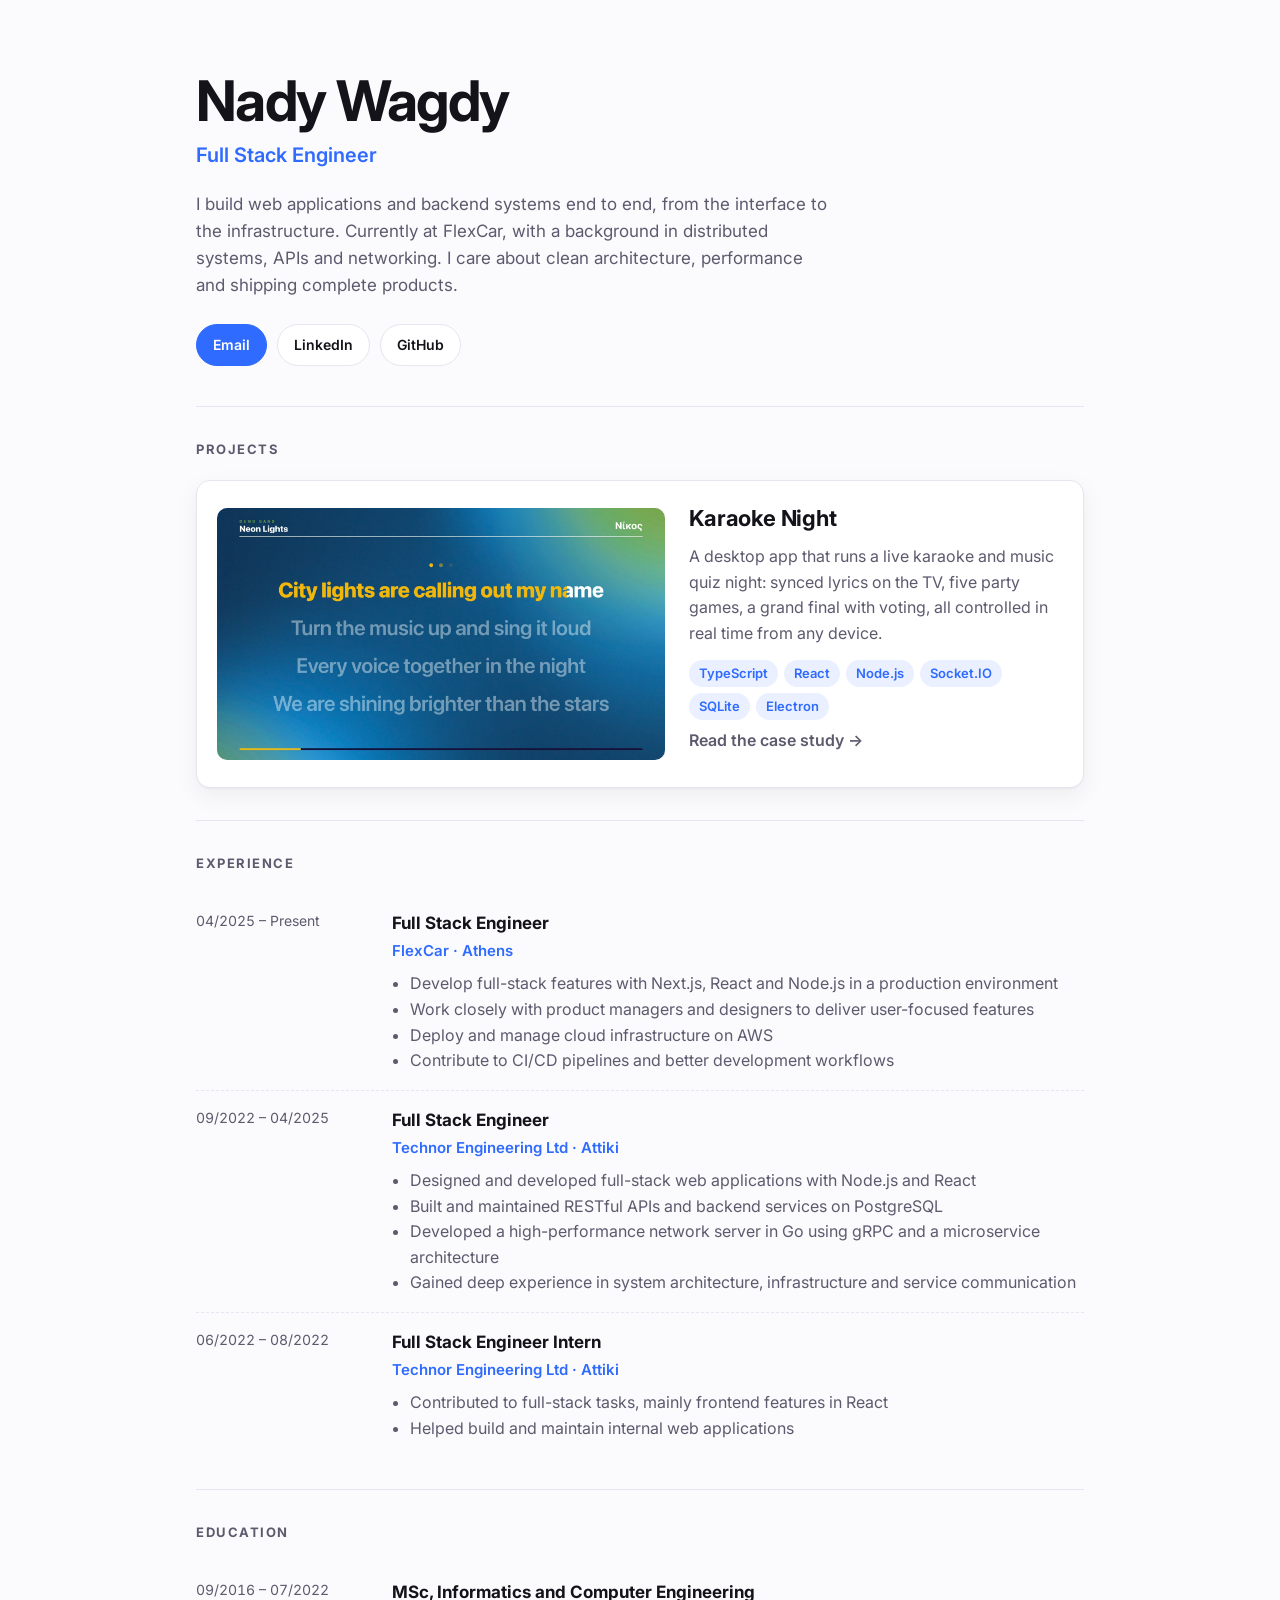
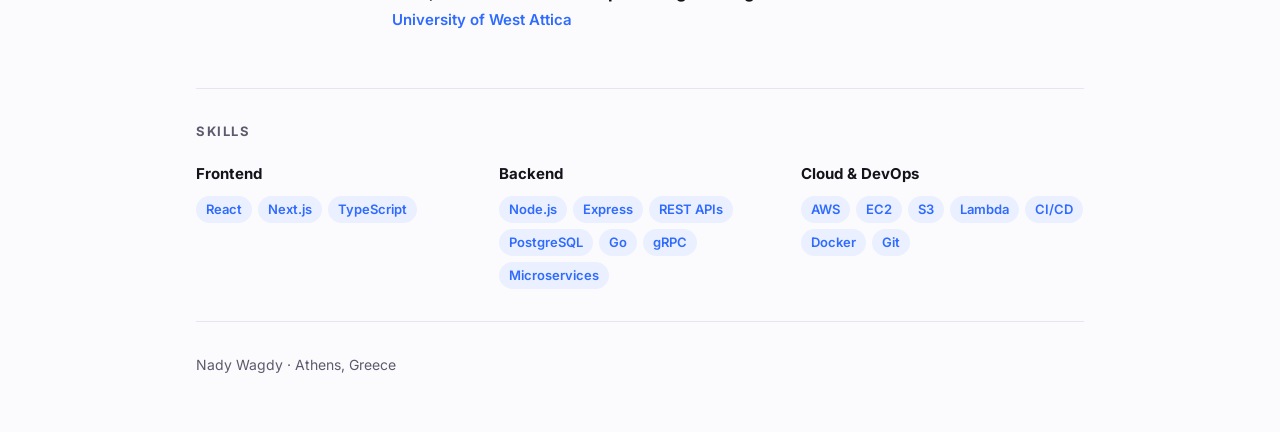
<file: index.html>
<!doctype html>
<html lang="en">
  <head>
    <meta charset="utf-8" />
    <meta name="viewport" content="width=device-width, initial-scale=1" />
    <title>Nady Wagdy · Full Stack Engineer</title>
    <meta
      name="description"
      content="Full Stack Engineer building web applications and backend systems with React, Node.js, Go and AWS."
    />
    <link rel="preconnect" href="https://fonts.googleapis.com" />
    <link rel="preconnect" href="https://fonts.gstatic.com" crossorigin />
    <link
      href="https://fonts.googleapis.com/css2?family=Inter:wght@400;600;700;800&display=swap"
      rel="stylesheet"
    />
    <link rel="stylesheet" href="styles.css" />
  </head>
  <body>
    <div class="wrap">
      <header class="hero">
        <h1>Nady Wagdy</h1>
        <p class="role">Full Stack Engineer</p>
        <p class="summary">
          I build web applications and backend systems end to end, from the
          interface to the infrastructure. Currently at FlexCar, with a
          background in distributed systems, APIs and networking. I care about
          clean architecture, performance and shipping complete products.
        </p>
        <nav class="links">
          <a class="button primary" href="mailto:nadywgd@gmail.com">Email</a>
          <a class="button" href="https://www.linkedin.com/in/nady-wagdy"
            >LinkedIn</a
          >
          <a class="button" href="https://github.com/nadywgd">GitHub</a>
        </nav>
      </header>

      <section>
        <h2>Projects</h2>
        <a class="project" href="projects/karaoke-night.html">
          <img
            src="assets/karaoke-night/karaoke.jpg"
            alt="Karaoke Night: the display showing synced lyrics next to the phone control panel"
          />
          <div>
            <h3>Karaoke Night</h3>
            <p>
              A desktop app that runs a live karaoke and music quiz night:
              synced lyrics on the TV, five party games, a grand final with
              voting, all controlled in real time from any device.
            </p>
            <ul class="tags">
              <li>TypeScript</li>
              <li>React</li>
              <li>Node.js</li>
              <li>Socket.IO</li>
              <li>SQLite</li>
              <li>Electron</li>
            </ul>
            <p class="more">Read the case study →</p>
          </div>
        </a>
      </section>

      <section>
        <h2>Experience</h2>

        <div class="job">
          <div class="when">04/2025 – Present</div>
          <div>
            <h3>Full Stack Engineer</h3>
            <p class="where">FlexCar · Athens</p>
            <ul>
              <li>
                Develop full-stack features with Next.js, React and Node.js in
                a production environment
              </li>
              <li>
                Work closely with product managers and designers to deliver
                user-focused features
              </li>
              <li>Deploy and manage cloud infrastructure on AWS</li>
              <li>
                Contribute to CI/CD pipelines and better development workflows
              </li>
            </ul>
          </div>
        </div>

        <div class="job">
          <div class="when">09/2022 – 04/2025</div>
          <div>
            <h3>Full Stack Engineer</h3>
            <p class="where">Technor Engineering Ltd · Attiki</p>
            <ul>
              <li>
                Designed and developed full-stack web applications with Node.js
                and React
              </li>
              <li>
                Built and maintained RESTful APIs and backend services on
                PostgreSQL
              </li>
              <li>
                Developed a high-performance network server in Go using gRPC
                and a microservice architecture
              </li>
              <li>
                Gained deep experience in system architecture, infrastructure
                and service communication
              </li>
            </ul>
          </div>
        </div>

        <div class="job">
          <div class="when">06/2022 – 08/2022</div>
          <div>
            <h3>Full Stack Engineer Intern</h3>
            <p class="where">Technor Engineering Ltd · Attiki</p>
            <ul>
              <li>
                Contributed to full-stack tasks, mainly frontend features in
                React
              </li>
              <li>Helped build and maintain internal web applications</li>
            </ul>
          </div>
        </div>
      </section>

      <section>
        <h2>Education</h2>
        <div class="job">
          <div class="when">09/2016 – 07/2022</div>
          <div>
            <h3>MSc, Informatics and Computer Engineering</h3>
            <p class="where">University of West Attica</p>
          </div>
        </div>
      </section>

      <section>
        <h2>Skills</h2>
        <div class="skills">
          <div>
            <h3>Frontend</h3>
            <ul class="tags">
              <li>React</li>
              <li>Next.js</li>
              <li>TypeScript</li>
            </ul>
          </div>
          <div>
            <h3>Backend</h3>
            <ul class="tags">
              <li>Node.js</li>
              <li>Express</li>
              <li>REST APIs</li>
              <li>PostgreSQL</li>
              <li>Go</li>
              <li>gRPC</li>
              <li>Microservices</li>
            </ul>
          </div>
          <div>
            <h3>Cloud &amp; DevOps</h3>
            <ul class="tags">
              <li>AWS</li>
              <li>EC2</li>
              <li>S3</li>
              <li>Lambda</li>
              <li>CI/CD</li>
              <li>Docker</li>
              <li>Git</li>
            </ul>
          </div>
        </div>
      </section>

      <footer>Nady Wagdy · Athens, Greece</footer>
    </div>
  </body>
</html>
</file>
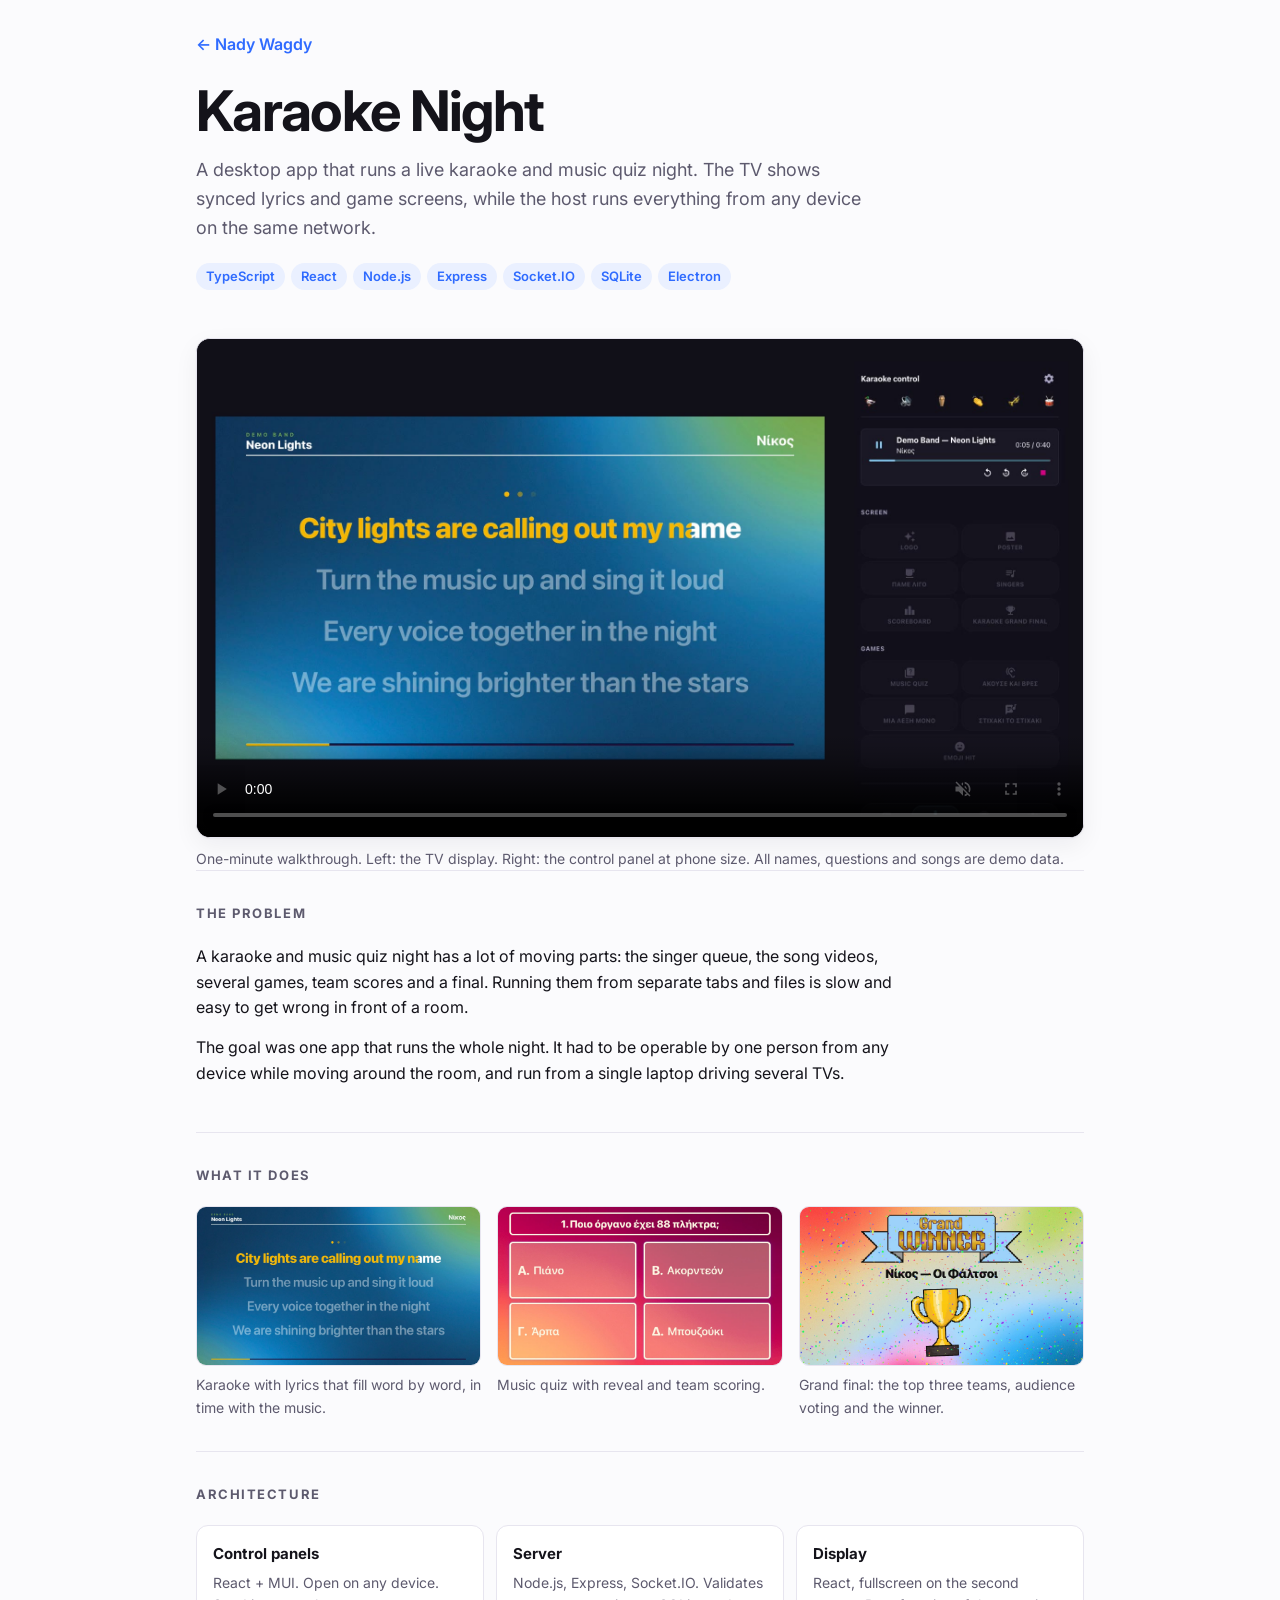
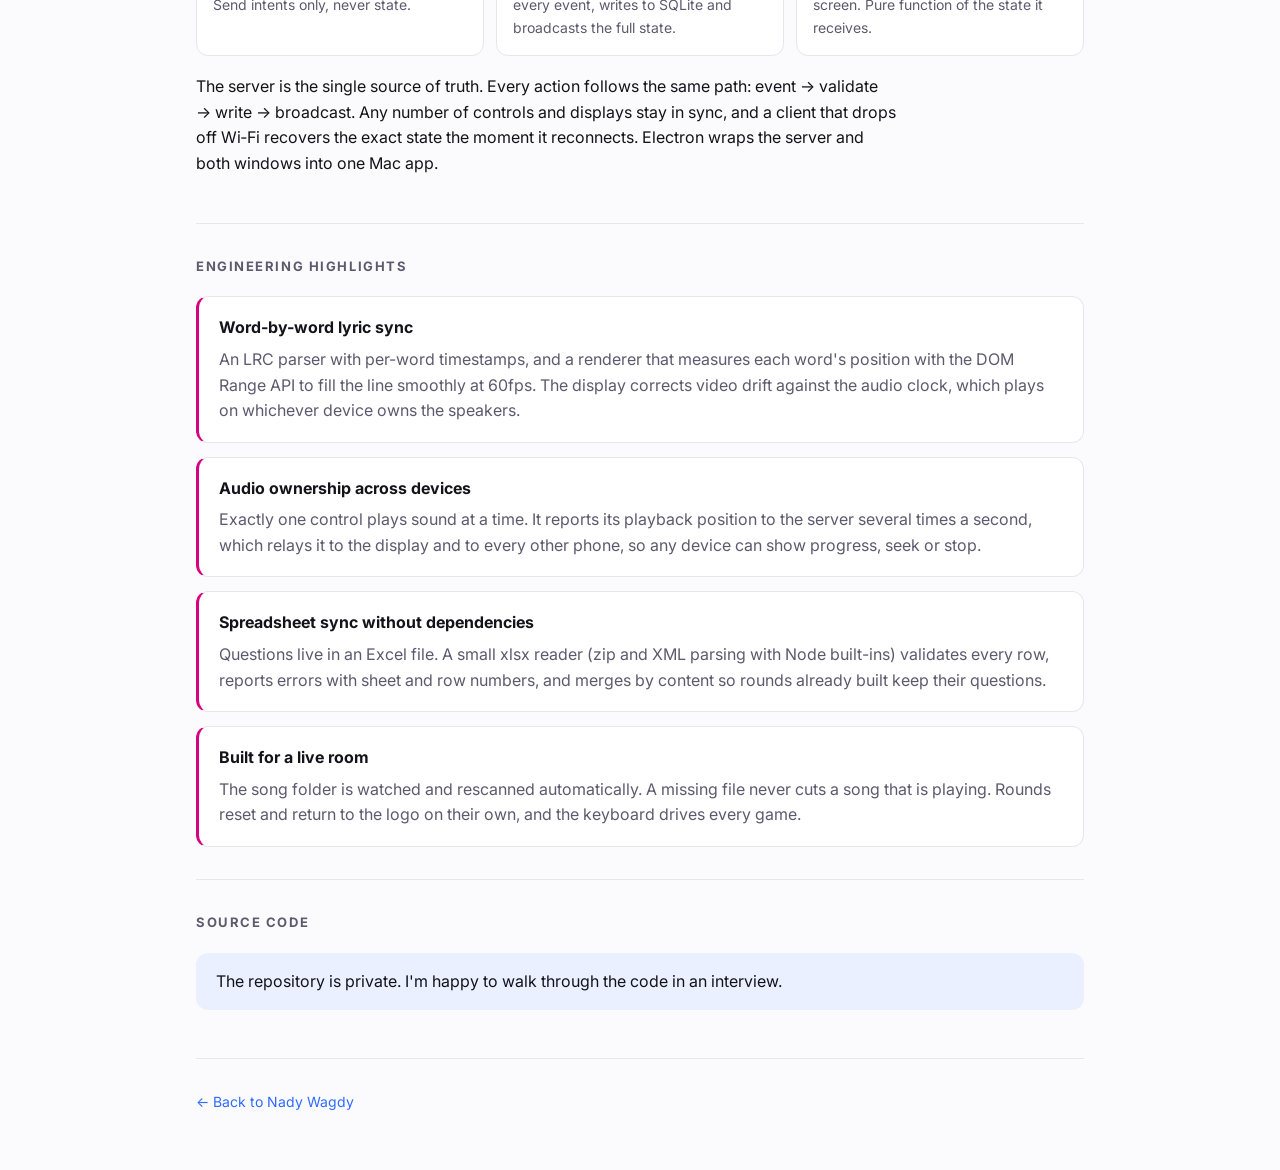
<file: projects/karaoke-night.html>
<!doctype html>
<html lang="en">
  <head>
    <meta charset="utf-8" />
    <meta name="viewport" content="width=device-width, initial-scale=1" />
    <title>Karaoke Night · Nady Wagdy</title>
    <meta
      name="description"
      content="Case study: a desktop app that runs a live karaoke and music quiz night, controlled in real time from any phone."
    />
    <link rel="preconnect" href="https://fonts.googleapis.com" />
    <link rel="preconnect" href="https://fonts.gstatic.com" crossorigin />
    <link
      href="https://fonts.googleapis.com/css2?family=Inter:wght@400;600;700;800&display=swap"
      rel="stylesheet"
    />
    <link rel="stylesheet" href="../styles.css" />
  </head>
  <body class="case">
    <div class="wrap">
      <a class="back" href="../index.html">← Nady Wagdy</a>

      <header class="hero">
        <h1>Karaoke Night</h1>
        <p class="lead">
          A desktop app that runs a live karaoke and music quiz night. The TV
          shows synced lyrics and game screens, while the host runs everything
          from any device on the same network.
        </p>
        <ul class="tags" style="margin-top: 20px">
          <li>TypeScript</li>
          <li>React</li>
          <li>Node.js</li>
          <li>Express</li>
          <li>Socket.IO</li>
          <li>SQLite</li>
          <li>Electron</li>
        </ul>
      </header>

      <div class="video">
        <video
          src="../assets/karaoke-night/demo.mp4"
          poster="../assets/karaoke-night/cover.jpg"
          controls
          muted
          playsinline
          preload="metadata"
        ></video>
      </div>
      <p class="caption">
        One-minute walkthrough. Left: the TV display. Right: the control panel
        at phone size. All names, questions and songs are demo data.
      </p>

      <section>
        <h2>The problem</h2>
        <div class="prose">
          <p>
            A karaoke and music quiz night has a lot of moving parts: the
            singer queue, the song videos, several games, team scores and a
            final. Running them from separate tabs and files is slow and easy
            to get wrong in front of a room.
          </p>
          <p>
            The goal was one app that runs the whole night. It had to be
            operable by one person from any device while moving around the room,
            and run from a single laptop driving several TVs.
          </p>
        </div>
      </section>

      <section>
        <h2>What it does</h2>
        <div class="gallery three">
          <figure>
            <img
              src="../assets/karaoke-night/karaoke.jpg"
              alt="Karaoke screen with the current line filling word by word"
              loading="lazy"
            />
            <figcaption>
              Karaoke with lyrics that fill word by word, in time with the
              music.
            </figcaption>
          </figure>
          <figure>
            <img
              src="../assets/karaoke-night/quiz.jpg"
              alt="Music quiz question with four answers"
              loading="lazy"
            />
            <figcaption>Music quiz with reveal and team scoring.</figcaption>
          </figure>
          <figure>
            <img
              src="../assets/karaoke-night/winner.jpg"
              alt="Grand final winner screen with confetti"
              loading="lazy"
            />
            <figcaption>
              Grand final: the top three teams, audience voting and the
              winner.
            </figcaption>
          </figure>
        </div>
      </section>

      <section>
        <h2>Architecture</h2>
        <div class="flow">
          <div class="node">
            <h3>Control panels</h3>
            <p>
              React + MUI. Open on any device. Send intents only,
              never state.
            </p>
          </div>
          <div class="node">
            <h3>Server</h3>
            <p>
              Node.js, Express, Socket.IO. Validates every event, writes to
              SQLite and broadcasts the full state.
            </p>
          </div>
          <div class="node">
            <h3>Display</h3>
            <p>
              React, fullscreen on the second screen. Pure function of the
              state it receives.
            </p>
          </div>
        </div>
        <div class="prose" style="margin-top: 18px">
          <p>
            The server is the single source of truth. Every action follows the
            same path: event → validate → write → broadcast. Any number of
            controls and displays stay in sync, and a client that drops off
            Wi‑Fi recovers the exact state the moment it reconnects. Electron
            wraps the server and both windows into one Mac app.
          </p>
        </div>
      </section>

      <section>
        <h2>Engineering highlights</h2>
        <ul class="highlights">
          <li>
            <h3>Word-by-word lyric sync</h3>
            <p>
              An LRC parser with per-word timestamps, and a renderer that
              measures each word's position with the DOM Range API to fill the
              line smoothly at 60fps. The display corrects video drift against
              the audio clock, which plays on whichever device owns the
              speakers.
            </p>
          </li>
          <li>
            <h3>Audio ownership across devices</h3>
            <p>
              Exactly one control plays sound at a time. It reports its
              playback position to the server several times a second, which
              relays it to the display and to every other phone, so any device
              can show progress, seek or stop.
            </p>
          </li>
          <li>
            <h3>Spreadsheet sync without dependencies</h3>
            <p>
              Questions live in an Excel file. A small xlsx reader (zip and XML
              parsing with Node built-ins) validates every row, reports errors
              with sheet and row numbers, and merges by content so rounds
              already built keep their questions.
            </p>
          </li>
          <li>
            <h3>Built for a live room</h3>
            <p>
              The song folder is watched and rescanned automatically. A missing
              file never cuts a song that is playing. Rounds reset and return
              to the logo on their own, and the keyboard drives every game.
            </p>
          </li>
        </ul>
      </section>

      <section>
        <h2>Source code</h2>
        <p class="note">
          The repository is private. I'm happy to walk through the code in an
          interview.
        </p>
      </section>

      <footer>
        <a href="../index.html">← Back to Nady Wagdy</a>
      </footer>
    </div>
  </body>
</html>
</file>
<file: styles.css>
:root {
  --bg: #fbfbfd;
  --surface: #ffffff;
  --ink: #14131a;
  --muted: #5d5a6e;
  --line: #e7e5ef;
  --accent: #2f6bff;
  --accent-soft: #eaf0ff;
  --pink: #d50383;
  --radius: 14px;
  --shadow: 0 1px 2px rgba(20, 19, 26, 0.04), 0 8px 24px rgba(20, 19, 26, 0.06);
}

@media (prefers-color-scheme: dark) {
  :root {
    --bg: #0f0e14;
    --surface: #17151f;
    --ink: #f2f1f7;
    --muted: #a5a1b8;
    --line: #2a2736;
    --accent: #7aa2ff;
    --accent-soft: #1c2440;
    --pink: #ff4fb4;
    --shadow: none;
  }
}

* {
  box-sizing: border-box;
}

html {
  -webkit-text-size-adjust: 100%;
}

body {
  margin: 0;
  background: var(--bg);
  color: var(--ink);
  font-family: 'Inter', system-ui, -apple-system, 'Segoe UI', sans-serif;
  font-size: 16px;
  line-height: 1.6;
}

a {
  color: var(--accent);
  text-decoration: none;
}

a:hover {
  text-decoration: underline;
}

img,
video {
  display: block;
  max-width: 100%;
}

.wrap {
  width: 100%;
  max-width: 920px;
  margin: 0 auto;
  padding: 0 16px;
}

header.hero {
  padding: 72px 0 40px;
}

.hero h1 {
  margin: 0;
  font-size: clamp(36px, 7vw, 56px);
  line-height: 1.05;
  letter-spacing: -0.03em;
}

.hero .role {
  margin: 8px 0 0;
  font-size: 20px;
  font-weight: 600;
  color: var(--accent);
}

.hero .summary {
  max-width: 640px;
  margin: 20px 0 0;
  color: var(--muted);
  font-size: 17px;
}

.links {
  display: flex;
  flex-wrap: wrap;
  gap: 10px;
  margin-top: 24px;
}

.button {
  display: inline-flex;
  align-items: center;
  gap: 8px;
  padding: 9px 16px;
  border: 1px solid var(--line);
  border-radius: 999px;
  background: var(--surface);
  color: var(--ink);
  font-weight: 600;
  font-size: 14px;
}

.button:hover {
  border-color: var(--accent);
  text-decoration: none;
}

.button.primary {
  border-color: var(--accent);
  background: var(--accent);
  color: #fff;
}

section {
  padding: 32px 0;
  border-top: 1px solid var(--line);
}

section > h2 {
  margin: 0 0 20px;
  font-size: 13px;
  font-weight: 700;
  letter-spacing: 0.12em;
  text-transform: uppercase;
  color: var(--muted);
}

.project {
  display: grid;
  grid-template-columns: 1.2fr 1fr;
  gap: 24px;
  align-items: center;
  padding: 20px;
  border: 1px solid var(--line);
  border-radius: var(--radius);
  background: var(--surface);
  box-shadow: var(--shadow);
  color: inherit;
}

.project:hover {
  border-color: var(--accent);
  text-decoration: none;
}

.project img {
  width: 100%;
  border-radius: 10px;
  aspect-ratio: 16 / 9;
  object-fit: cover;
}

.project h3 {
  margin: 0;
  font-size: 22px;
  letter-spacing: -0.01em;
}

.project p {
  margin: 8px 0 14px;
  color: var(--muted);
}

.more {
  font-weight: 600;
  color: var(--accent);
}

.tags {
  display: flex;
  flex-wrap: wrap;
  gap: 6px;
  margin: 0;
  padding: 0;
  list-style: none;
}

.tags li {
  padding: 3px 10px;
  border-radius: 999px;
  background: var(--accent-soft);
  color: var(--accent);
  font-size: 13px;
  font-weight: 600;
}

.job {
  display: grid;
  grid-template-columns: 180px 1fr;
  gap: 16px;
  padding: 16px 0;
}

.job + .job {
  border-top: 1px dashed var(--line);
}

.job .when {
  color: var(--muted);
  font-size: 14px;
  font-variant-numeric: tabular-nums;
}

.job h3 {
  margin: 0;
  font-size: 17px;
}

.job .where {
  margin: 2px 0 8px;
  color: var(--accent);
  font-weight: 600;
  font-size: 15px;
}

.job ul {
  margin: 0;
  padding-left: 18px;
  color: var(--muted);
}

.skills {
  display: grid;
  grid-template-columns: repeat(3, 1fr);
  gap: 20px;
}

.skills h3 {
  margin: 0 0 10px;
  font-size: 15px;
}

footer {
  padding: 32px 0 56px;
  border-top: 1px solid var(--line);
  color: var(--muted);
  font-size: 14px;
}

.back {
  display: inline-block;
  margin-top: 32px;
  font-weight: 600;
}

.case header.hero {
  padding-top: 24px;
}

.lead {
  max-width: 680px;
  margin: 16px 0 0;
  color: var(--muted);
  font-size: 18px;
}

.video {
  overflow: hidden;
  margin: 8px 0 0;
  border: 1px solid var(--line);
  border-radius: var(--radius);
  background: #12101a;
  box-shadow: var(--shadow);
}

.video video {
  width: 100%;
}

.caption {
  margin: 10px 0 0;
  color: var(--muted);
  font-size: 14px;
}

.prose p {
  max-width: 700px;
  margin: 0 0 14px;
}

.gallery {
  display: grid;
  grid-template-columns: repeat(2, 1fr);
  gap: 16px;
}

.gallery.three {
  grid-template-columns: repeat(3, 1fr);
}

.gallery figure {
  margin: 0;
}

.gallery img {
  width: 100%;
  border: 1px solid var(--line);
  border-radius: 10px;
  aspect-ratio: 16 / 9;
  object-fit: cover;
}

.gallery figcaption {
  margin-top: 8px;
  color: var(--muted);
  font-size: 14px;
}

.flow {
  display: grid;
  grid-template-columns: repeat(3, 1fr);
  gap: 12px;
  align-items: stretch;
}

.node {
  padding: 16px;
  border: 1px solid var(--line);
  border-radius: 12px;
  background: var(--surface);
}

.node h3 {
  margin: 0 0 6px;
  font-size: 15px;
}

.node p {
  margin: 0;
  color: var(--muted);
  font-size: 14px;
}

.highlights {
  display: grid;
  gap: 14px;
  margin: 0;
  padding: 0;
  list-style: none;
}

.highlights li {
  padding: 18px 20px;
  border: 1px solid var(--line);
  border-left: 3px solid var(--pink);
  border-radius: 12px;
  background: var(--surface);
}

.highlights h3 {
  margin: 0 0 6px;
  font-size: 16px;
}

.highlights p {
  margin: 0;
  color: var(--muted);
}

.note {
  padding: 16px 20px;
  border-radius: 12px;
  background: var(--accent-soft);
}

@media (max-width: 720px) {
  header.hero {
    padding: 48px 0 28px;
  }

  .project,
  .job,
  .skills,
  .gallery,
  .gallery.three,
  .flow {
    grid-template-columns: 1fr;
  }

  .job {
    gap: 4px;
  }
}
</file>
